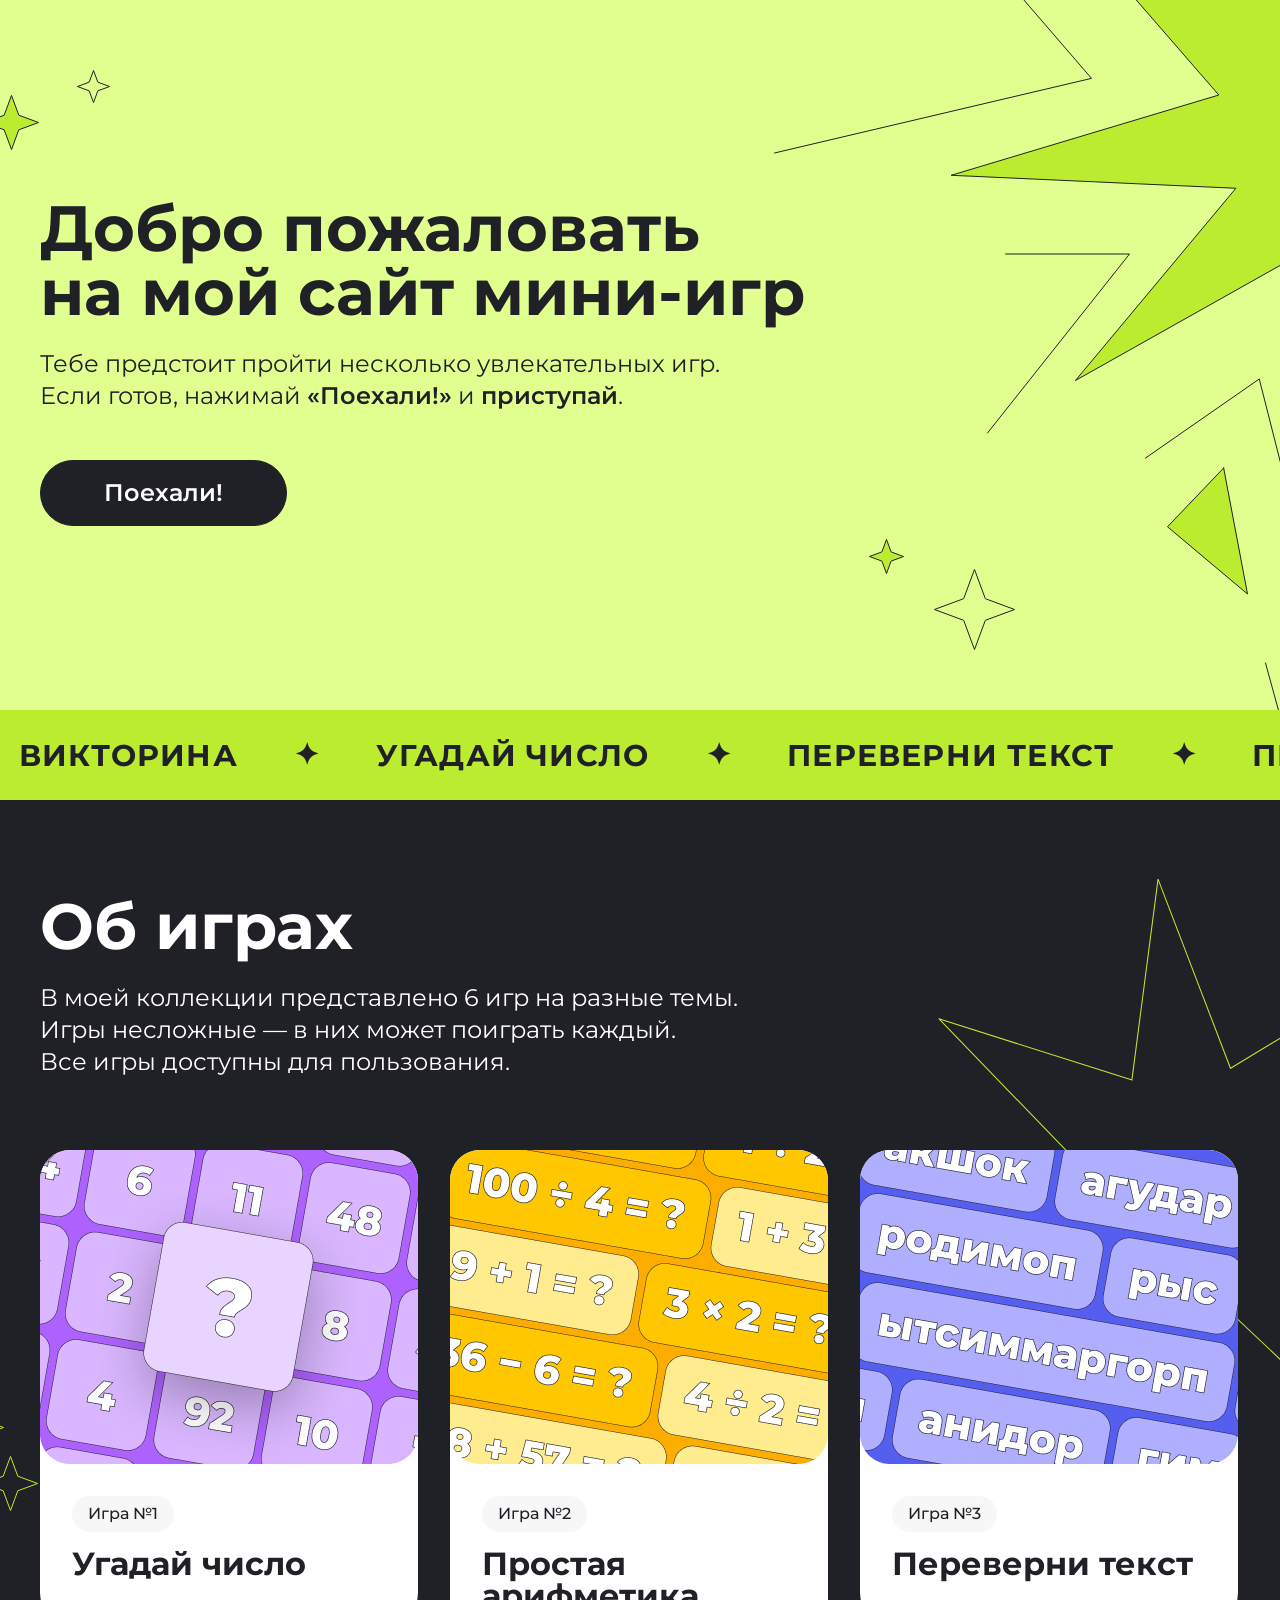
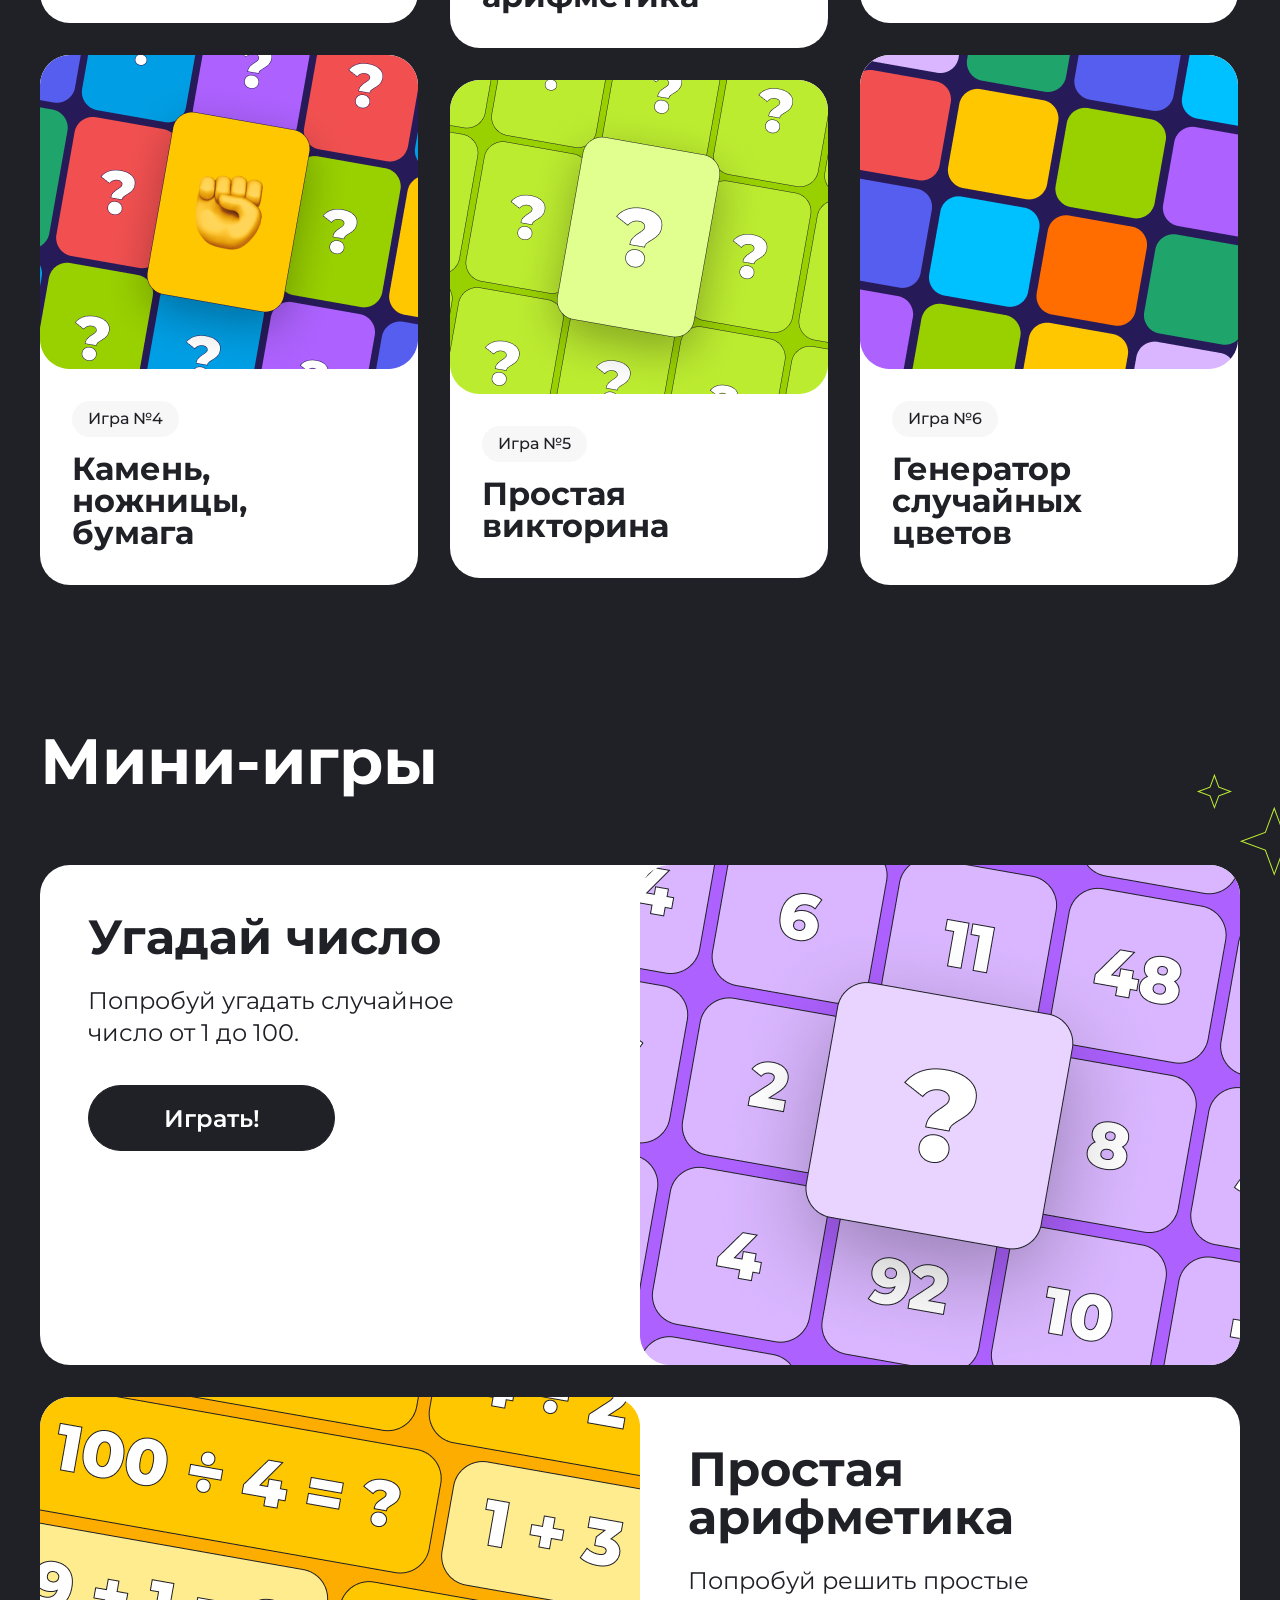
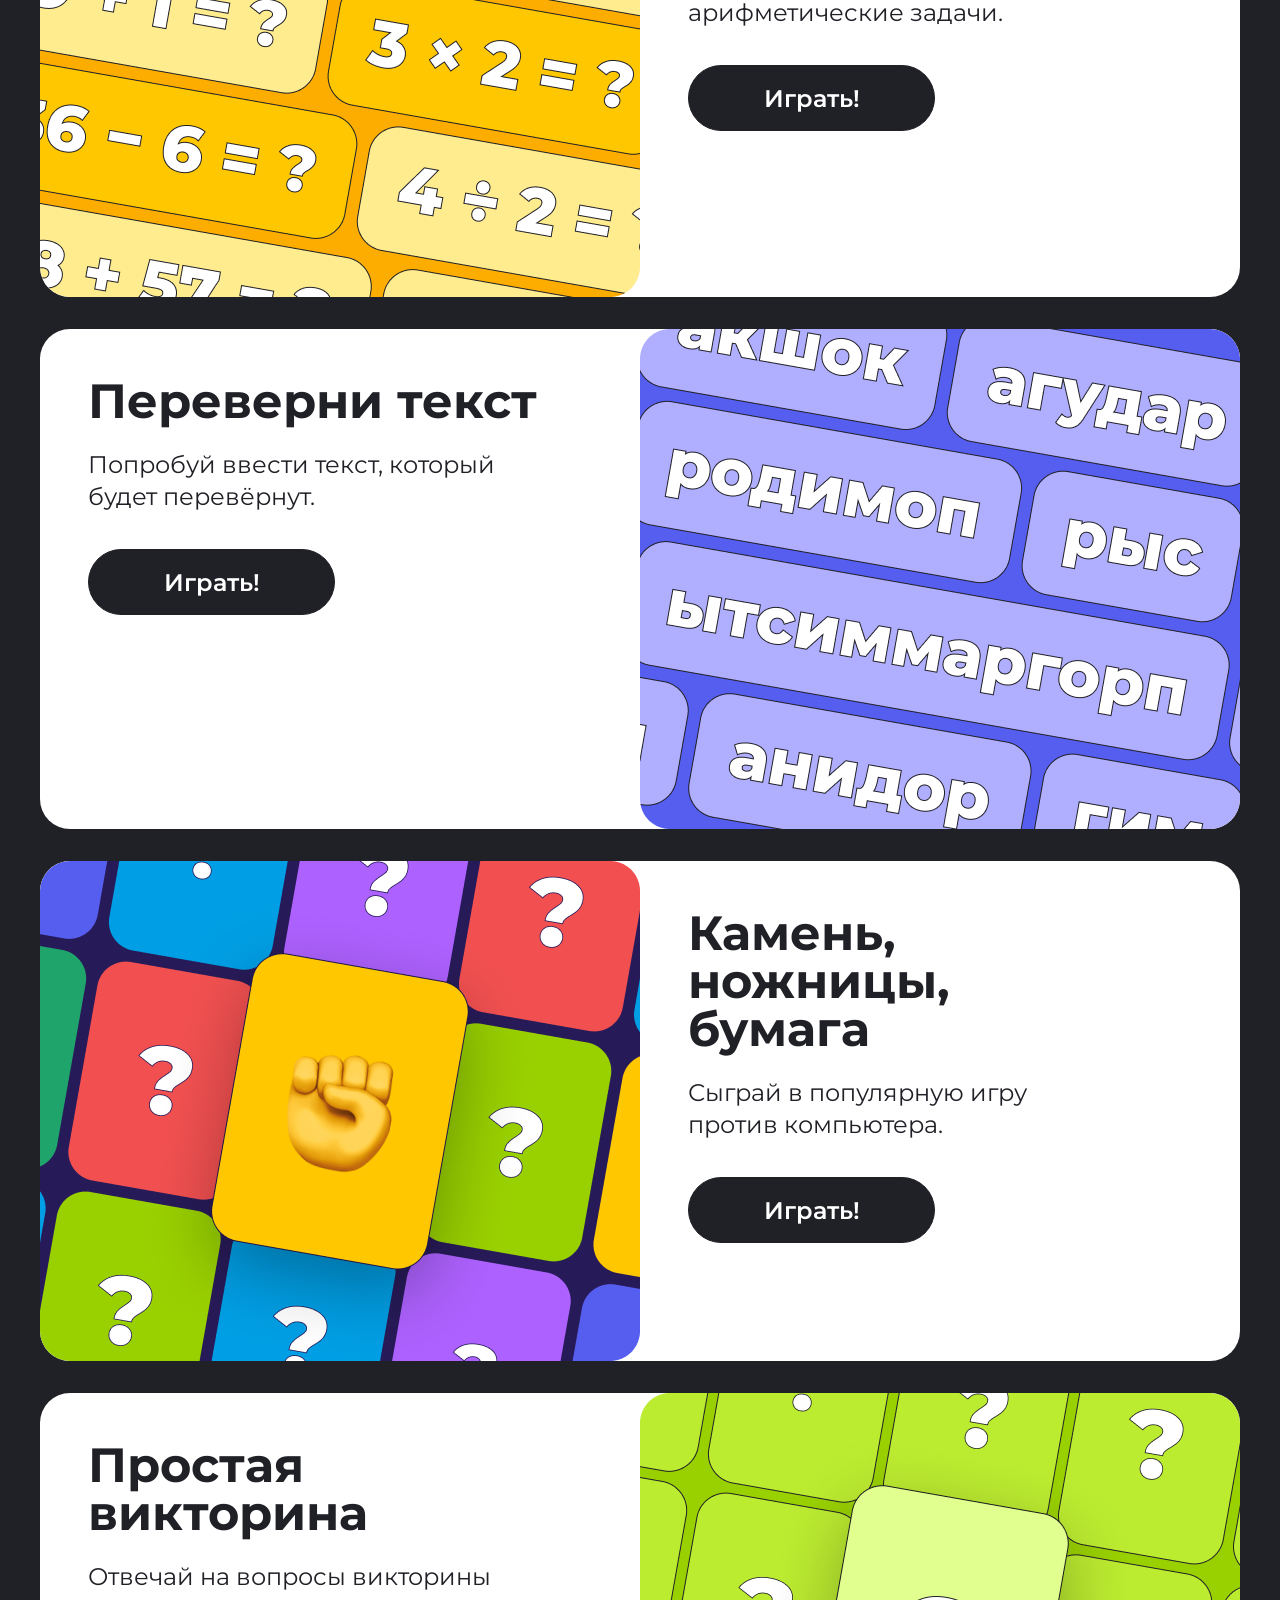
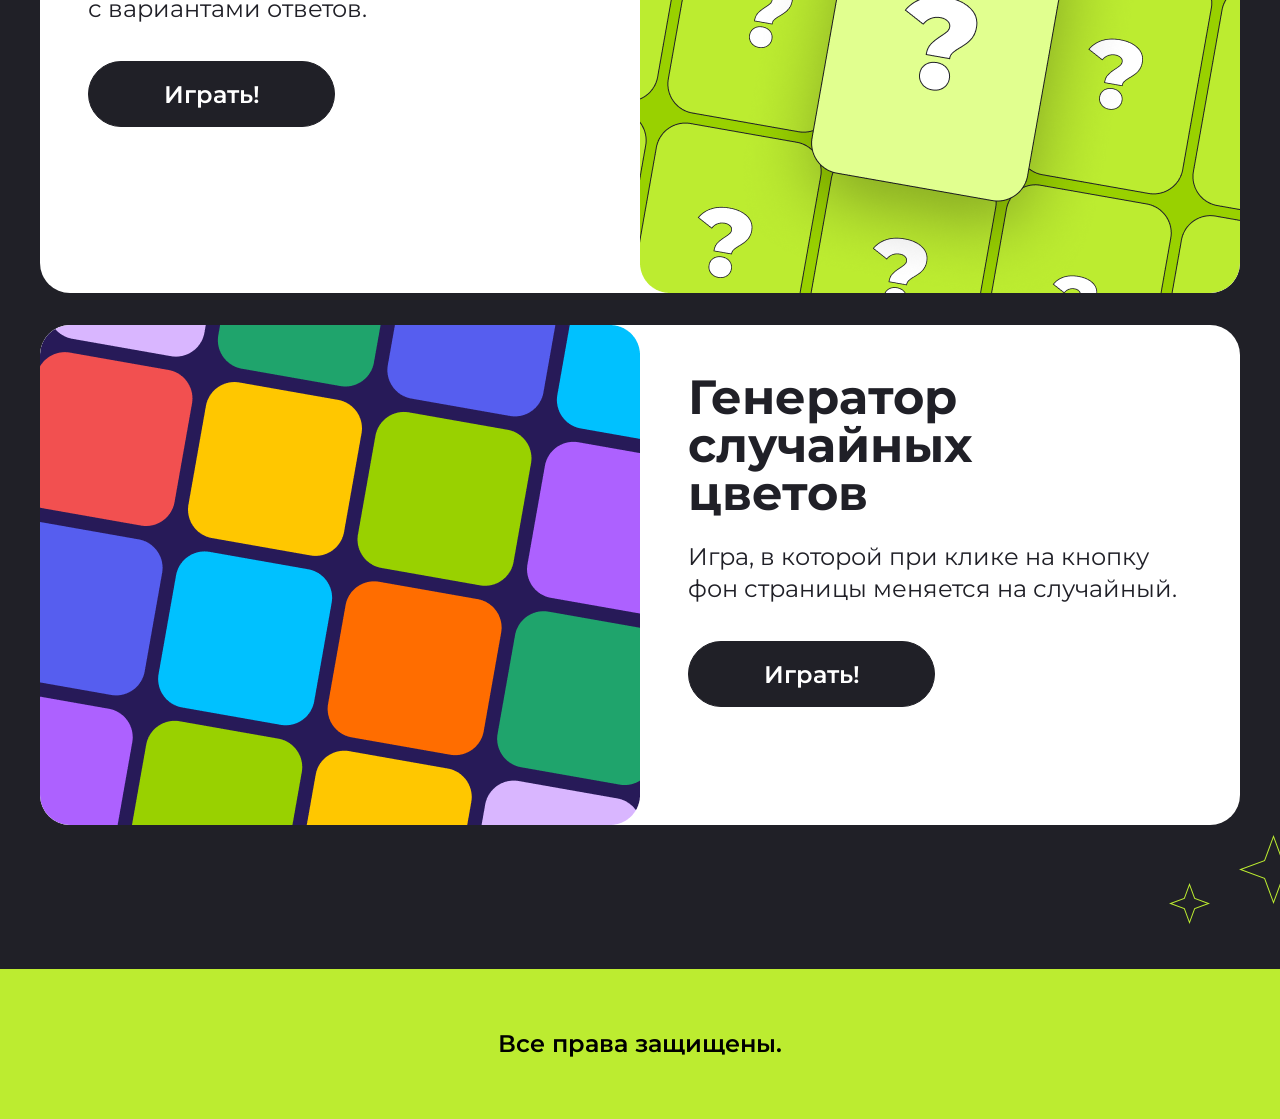
<file: index.html>
<!DOCTYPE html>
<html lang="ru">
<head>
    <meta charset="UTF-8">
    <meta name="viewport" content="width=device-width, initial-scale=1.0">
    <title>Сайт с мини-играми</title>
    <link rel="preconnect" href="https://fonts.googleapis.com">
    <link rel="preconnect" href="https://fonts.gstatic.com" crossorigin>
    <link href="https://fonts.googleapis.com/css2?family=Montserrat:wght@400;600;700&display=swap" rel="stylesheet">
    <link rel="stylesheet" href="style.css">
</head>
<body>
    <main>
        <section class="hero">
            <div class="hero__content container">
                <h1 class="hero__title">Добро пожаловать<br>на мой сайт мини-игр</h1>
                <p class="hero__text">
                    Тебе предстоит пройти несколько увлекательных игр.<br>
                    Если готов, нажимай <strong>«Поехали!»</strong> и <strong>приступай</strong>.
                </p>
                <a class="hero__button" href="#games">Поехали!</a>
            </div>

            <div class="hero__decorations" aria-hidden="true">
                <img class="hero__decor hero__decor--right" src="img/decor-right.svg" alt="">
                <img class="hero__decor hero__decor--right-mobile" src="img/decor-right-mobile.svg" alt="">
                <img class="hero__decor hero__decor--star-1" src="img/star-medium.svg" alt="">
                <img class="hero__decor hero__decor--star-2" src="img/star-outline.svg" alt="">
                <img class="hero__decor hero__decor--star-3" src="img/star-small.svg" alt="">
                <img class="hero__decor hero__decor--star-4" src="img/star-large.svg" alt="">
            </div>

            <div class="ticker" aria-label="Список мини-игр">
                <div class="ticker__content">
                    <span>ВИКТОРИНА</span><span>✦</span>
                    <span>УГАДАЙ ЧИСЛО</span><span>✦</span>
                    <span>ПЕРЕВЕРНИ ТЕКСТ</span><span>✦</span>
                    <span>ПРОСТАЯ АРИФМЕТИКА</span><span>✦</span>
                    <span>КАМЕНЬ, НОЖНИЦЫ, БУМАГА</span><span>✦</span>
                    <span>ГЕНЕРАТОР СЛУЧАЙНЫХ ЦВЕТОВ</span>
                </div>
            </div>
        </section>

                <section class="games" id="games">

                <div class="games__decorations" aria-hidden="true">
                        <img class="games__decor games__decor--star-main" src="img/games-star.svg" alt="">
                        <img class="games__decor games__decor--star-small" src="img/games-star-small.svg" alt="">
                        <img class="games__decor games__decor--star-large" src="img/games-star-large.svg" alt="">
                </div>

            <div class="games__content container">
                <h2 class="games__title">Об играх</h2>
                <p class="games__text">
                    В моей коллекции представлено 6 игр на разные темы.<br>
                    Игры несложные — в них может поиграть каждый.<br>
                    Все игры доступны для пользования.
                </p>

                <div class="games__columns">
                    <div class="games__column">
                        <a class="game-card" href="#guess-number">
                            <img class="game-card__image" src="img/guess-number.png" alt="Игра «Угадай число»">
                            <div class="game-card__info">
                                <span class="game-card__number">Игра №1</span>
                                <h3 class="game-card__title">Угадай число</h3>
                            </div>
                        </a>

                        <a class="game-card" href="#rock-paper-scissors">
                            <img class="game-card__image" src="img/rock-paper-scissors.png" alt="Игра «Камень, ножницы, бумага»">
                            <div class="game-card__info">
                                <span class="game-card__number">Игра №4</span>
                                <h3 class="game-card__title">Камень,<br>ножницы,<br>бумага</h3>
                            </div>
                        </a>
                    </div>

                    <div class="games__column">
                        <a class="game-card" href="#simple-math">
                            <img class="game-card__image" src="img/simple-math.png" alt="Игра «Простая арифметика»">
                            <div class="game-card__info">
                                <span class="game-card__number">Игра №2</span>
                                <h3 class="game-card__title">Простая<br>арифметика</h3>
                            </div>
                        </a>

                        <a class="game-card" href="#simple-quiz">
                            <img class="game-card__image" src="img/simple-quiz.png" alt="Игра «Простая викторина»">
                            <div class="game-card__info">
                                <span class="game-card__number">Игра №5</span>
                                <h3 class="game-card__title">Простая<br>викторина</h3>
                            </div>
                        </a>
                    </div>

                    <div class="games__column">
                        <a class="game-card" href="#flip-text">
                            <img class="game-card__image" src="img/flip-text.png" alt="Игра «Переверни текст»">
                            <div class="game-card__info">
                                <span class="game-card__number">Игра №3</span>
                                <h3 class="game-card__title">Переверни текст</h3>
                            </div>
                        </a>

                        <a class="game-card" href="#random-colors">
                            <img class="game-card__image" src="img/random-colors.png" alt="Игра «Генератор случайных цветов»">
                            <div class="game-card__info">
                                <span class="game-card__number">Игра №6</span>
                                <h3 class="game-card__title">Генератор<br>случайных<br>цветов</h3>
                            </div>
                        </a>
                    </div>
                </div>
            </div>
        </section>

        <section class="mini-games" id="mini-games">
            <div class="mini-games__decorations" aria-hidden="true">
                <img class="mini-games__decor mini-games__decor--top-small" src="img/mini-star-top-small.svg" alt="">
                <img class="mini-games__decor mini-games__decor--top-large" src="img/mini-star-top-large.svg" alt="">
                <img class="mini-games__decor mini-games__decor--bottom-small" src="img/mini-star-bottom-small.svg" alt="">
                <img class="mini-games__decor mini-games__decor--bottom-large" src="img/mini-star-bottom-large.svg" alt="">
            </div>
            <div class="container mini-games__content">
                <h2 class="mini-games__heading">Мини-игры</h2>
                <div class="mini-games__cards">
                <article class="mini-game-card" id="guess-number">
                    <div class="mini-game-card__content">
                        <h3 class="mini-game-card__title">Угадай число</h3>
                        <p class="mini-game-card__description">Попробуй угадать случайное<br>число от 1 до 100.</p>
                        <button class="mini-game-card__button" type="button" onclick="guessNumber()">Играть!</button>
                    </div>
                    <img class="mini-game-card__image" src="img/mini-guess-number.png" alt="Обложка игры «Угадай число»">
                </article>
                <article class="mini-game-card" id="simple-math">
                    <div class="mini-game-card__content">
                        <h3 class="mini-game-card__title">Простая<br>арифметика</h3>
                        <p class="mini-game-card__description">Попробуй решить простые<br>арифметические задачи.</p>
                        <button class="mini-game-card__button" type="button" onclick="simpleMath()">Играть!</button>
                    </div>
                    <img class="mini-game-card__image" src="img/mini-simple-math.png" alt="Обложка игры «Простая арифметика»">
                </article>
                <article class="mini-game-card" id="flip-text">
                    <div class="mini-game-card__content">
                        <h3 class="mini-game-card__title">Переверни текст</h3>
                        <p class="mini-game-card__description">Попробуй ввести текст, который<br>будет перевёрнут.</p>
                        <button class="mini-game-card__button" type="button" onclick="flipText()">Играть!</button>
                    </div>
                    <img class="mini-game-card__image" src="img/mini-flip-text.png" alt="Обложка игры «Переверни текст»">
                </article>
                <article class="mini-game-card" id="rock-paper-scissors">
                    <div class="mini-game-card__content">
                        <h3 class="mini-game-card__title">Камень,<br>ножницы,<br>бумага</h3>
                        <p class="mini-game-card__description">Сыграй в популярную игру<br>против компьютера.</p>
                        <button class="mini-game-card__button" type="button">Играть!</button>
                    </div>
                    <img class="mini-game-card__image" src="img/mini-rock-paper-scissors.png" alt="Обложка игры «Камень, ножницы, бумага»">
                </article>
                <article class="mini-game-card" id="simple-quiz">
                    <div class="mini-game-card__content">
                        <h3 class="mini-game-card__title">Простая<br>викторина</h3>
                        <p class="mini-game-card__description">Отвечай на вопросы викторины<br>с вариантами ответов.</p>
                        <button class="mini-game-card__button" type="button" onclick="rockPaperScissors()">Играть!</button>
                    </div>
                    <img class="mini-game-card__image" src="img/mini-simple-quiz.png" alt="Обложка игры «Простая викторина»">
                </article>
                <article class="mini-game-card" id="random-colors">
                    <div class="mini-game-card__content">
                        <h3 class="mini-game-card__title">Генератор<br>случайных<br>цветов</h3>
                        <p class="mini-game-card__description">Игра, в которой при клике на кнопку<br>фон страницы меняется на случайный.</p>
                        <button class="mini-game-card__button" type="button">Играть!</button>
                    </div>
                    <img class="mini-game-card__image" src="img/mini-random-colors.png" alt="Обложка игры «Генератор случайных цветов»">
                </article>
                </div>
            </div>
        </section>
    </main>

    <footer class="footer">
        <p class="footer__text">Все права защищены.</p>
    </footer>
<script src="games.js"></script>
<script src="rock-paper-scissors.js"></script>

</body>
</html>
</file>
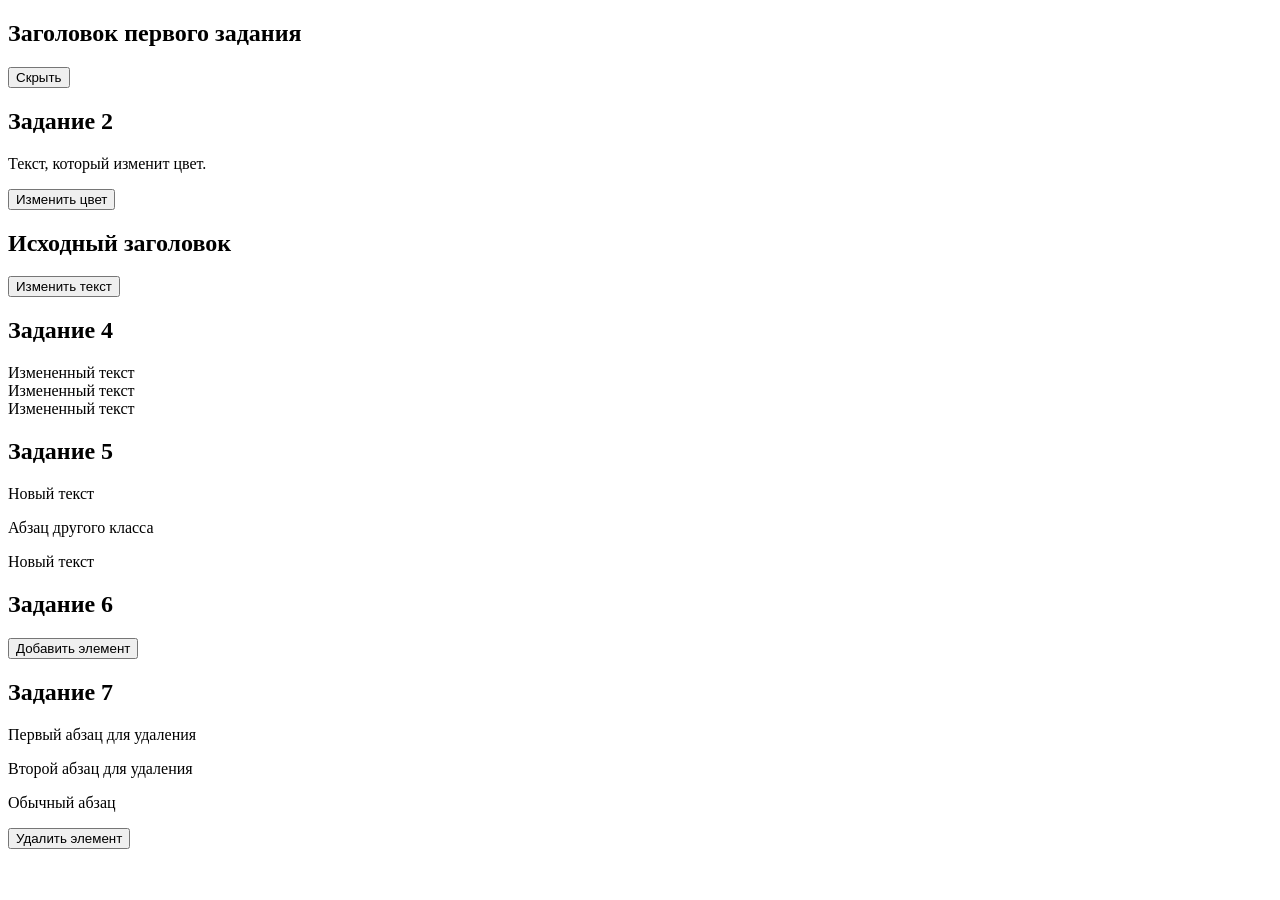
<file: hw-8.html>
<!DOCTYPE html>
<html lang="ru">
<head>
    <meta charset="UTF-8">
    <meta name="viewport" content="width=device-width, initial-scale=1.0">
    <title>Домашнее задание 8 — DOM</title>
</head>
<body>
    <section id="task1">
        <h1>Заголовок первого задания</h1>
        <button type="button">Скрыть</button>
    </section>

    <section id="task2">
        <h2>Задание 2</h2>
        <p>Текст, который изменит цвет.</p>
        <button type="button">Изменить цвет</button>
    </section>

    <section id="task3">
        <h1>Исходный заголовок</h1>
        <button type="button">Изменить текст</button>
    </section>

    <section id="task4">
        <h2>Задание 4</h2>
        <div class="description">Первый элемент</div>
        <div class="description">Второй элемент</div>
        <div class="description">Третий элемент</div>
    </section>

    <section id="task5">
        <h2>Задание 5</h2>
        <p class="description">Первый абзац</p>
        <p class="other">Абзац другого класса</p>
        <p class="description">Второй абзац</p>
    </section>

    <section id="task6">
        <h2>Задание 6</h2>
        <button type="button">Добавить элемент</button>
    </section>

    <section id="task7">
        <h2>Задание 7</h2>
        <p class="description">Первый абзац для удаления</p>
        <p class="description">Второй абзац для удаления</p>
        <p class="other">Обычный абзац</p>
        <button type="button">Удалить элемент</button>
    </section>

    <script src="hw-8.js"></script>
</body>
</html>
</file>
<file: style.css>
* {
    margin: 0;
    padding: 0;
    box-sizing: border-box;
}

html {
    scroll-behavior: smooth;
}

body {
    font-family: "Montserrat", sans-serif;
    color: #202027;
}

a {
    color: inherit;
    text-decoration: none;
}

.container {
    width: 1200px;
    margin: 0 auto;
}

.hero {
    position: relative;
    height: 800px;
    overflow: hidden;
    background-color: #E1FF8F;
}

.hero__content {
    position: relative;
    z-index: 2;
    padding-top: 196px;
}

.hero__title {
    max-width: 770px;
    font-size: 64px;
    font-weight: 700;
    line-height: 100%;
}

.hero__text {
    max-width: 720px;
    margin-top: 24px;
    font-size: 24px;
    font-weight: 400;
    line-height: 32px;
}

.hero__text strong {
    font-weight: 600;
}

.hero__button {
    display: flex;
    align-items: center;
    justify-content: center;
    width: 247px;
    height: 66px;
    margin-top: 48px;
    border: 1px solid #202027;
    border-radius: 60px;
    background-color: #202027;
    color: #FFFFFF;
    font-size: 24px;
    font-weight: 600;
    line-height: 34px;
    transition: background-color 0.3s ease, color 0.3s ease;
}

.hero__button:hover {
    background-color: #FFFFFF;
    color: #202027;
}

.hero__decorations {
    position: absolute;
    z-index: 1;
    top: 0;
    left: 50%;
    width: 1440px;
    height: 800px;
    transform: translateX(-50%);
    pointer-events: none;
}

.hero__decor {
    position: absolute;
}

.hero__decor--right {
    top: 0;
    left: 854px;
    width: 587px;
    height: 798px;
}

.hero__decor--star-1 {
    top: 94px;
    left: 63px;
    width: 57px;
    height: 57px;
}

.hero__decor--star-2 {
    top: 69px;
    left: 156px;
    width: 35px;
    height: 35px;
}

.hero__decor--star-3 {
    top: 538px;
    left: 948px;
    width: 37px;
    height: 37px;
}

.hero__decor--star-4 {
    top: 568px;
    left: 1013px;
    width: 83px;
    height: 83px;
}

.ticker {
    position: absolute;
    z-index: 3;
    left: 0;
    bottom: 0;
    width: 100%;
    height: 90px;
    overflow: hidden;
    background-color: #BCEC30;
}

.ticker__content {
    position: absolute;
    top: 0;
    left: -30px;
    width: max-content;
    height: 90px;
    box-sizing: border-box;
    display: flex;
    align-items: center;
    gap: 51px;
    padding: 27px 49px;
    white-space: nowrap;
    font-family: "Montserrat", sans-serif;
    font-size: 30px;
    font-weight: 700;
    line-height: 110%;
    letter-spacing: 0.04em;
    text-transform: uppercase;
    color: #202027;
}

.ticker__content span:nth-child(even) {
    display: inline-flex;
    width: 36px;
    height: 36px;
    flex: 0 0 36px;
    align-items: center;
    justify-content: center;
    font-size: 30px;
    line-height: 36px;
    letter-spacing: 0;
}


.games {
    position: relative;
    overflow: hidden;
    background-color: #202027;
    color: #FFFFFF;
    padding: 94px 0 96px;
}

.games__content {
    position: relative;
    z-index: 1;
}

.games__decorations {
    position: absolute;
    z-index: 0;
    top: 0;
    left: 50%;
    width: 1440px;
    height: 100%;
    transform: translateX(-50%);
    pointer-events: none;
}

.games__decor {
    position: absolute;
}

.games__decor--star-main {
    top: 77px;
    left: 933px;
    width: 585px;
    height: 585px;
}

.games__decor--star-small {
    top: 610px;
    left: 50px;
    width: 35px;
    height: 35px;
}

.games__decor--star-large {
    top: 655px;
    left: 62px;
    width: 57px;
    height: 57px;
}

.games__title {
    font-size: 64px;
    font-weight: 700;
    line-height: 100%;
}

.games__text {
    width: 788px;
    margin-top: 24px;
    font-size: 24px;
    font-weight: 400;
    line-height: 32px;
}

.games__columns {
    display: flex;
    align-items: flex-start;
    gap: 32px;
    margin-top: 72px;
}

.games__column {
    display: flex;
    width: 378px;
    flex-direction: column;
    gap: 32px;
}

.game-card {
    display: block;
    width: 378px;
    overflow: hidden;
    border-radius: 30px;
    background-color: #FFFFFF;
    color: #202027;
    position: relative;
    z-index: 0;
    transition: transform 0.3s ease;
}

.game-card:hover {
    z-index: 2;
    transform: scale(1.05);
}

.game-card__image {
    display: block;
    width: 378px;
    height: 314px;
    object-fit: cover;
}

.game-card__info {
    min-height: 159px;
    padding: 32px 32px 36px;
}

.game-card__number {
    display: inline-flex;
    align-items: center;
    min-height: 36px;
    padding: 8px 16px;
    border-radius: 52px;
    background-color: #F7F7F7;
    font-size: 16px;
    font-weight: 500;
    line-height: 110%;
}

.game-card__title {
    margin-top: 16px;
    font-size: 32px;
    font-weight: 700;
    line-height: 100%;
}

.mini-games {
    position: relative;
    overflow: hidden;
    padding: 48px 0 144px;
    background-color: #202027;
    color: #FFFFFF;
}

.mini-games__content {
    position: relative;
    z-index: 1;
}

.mini-games__heading {
    font-size: 64px;
    font-weight: 700;
    line-height: 100%;
}

.mini-games__cards {
    display: flex;
    flex-direction: column;
    gap: 32px;
    margin-top: 72px;
}

.mini-game-card {
    display: flex;
    width: 1200px;
    height: 500px;
    overflow: hidden;
    border-radius: 30px;
    background-color: #FFFFFF;
    color: #202027;
}

.mini-game-card:nth-child(even) {
    flex-direction: row-reverse;
}

.mini-game-card__content {
    width: 600px;
    padding: 48px;
}

.mini-game-card__title {
    font-size: 48px;
    font-weight: 700;
    line-height: 100%;
}

.mini-game-card__description {
    margin-top: 24px;
    font-size: 24px;
    line-height: 32px;
}

.mini-game-card__button {
    display: flex;
    align-items: center;
    justify-content: center;
    width: 247px;
    height: 66px;
    margin-top: 36px;
    border: 1px solid #202027;
    border-radius: 60px;
    background-color: #202027;
    color: #FFFFFF;
    font-family: "Montserrat", sans-serif;
    font-size: 24px;
    font-weight: 600;
    cursor: pointer;
    transition: background-color 0.3s, color 0.3s;
}

.mini-game-card__button:hover {
    background-color: #FFFFFF;
    color: #202027;
}

.mini-game-card__image {
    display: block;
    width: 600px;
    height: 500px;
    object-fit: cover;
}

.mini-games__decorations {
    position: absolute;
    top: 0;
    left: 50%;
    width: 1440px;
    height: 100%;
    transform: translateX(-50%);
    pointer-events: none;
}

.mini-games__decor {
    position: absolute;
}

.mini-games__decor--top-small {
    top: 93px;
    left: 1277px;
    width: 35px;
    height: 35px;
    transform: rotate(-7.08deg);
}

.mini-games__decor--top-large {
    top: 126px;
    left: 1320px;
    width: 69px;
    height: 69px;
    transform: rotate(-5.45deg);
}

.mini-games__decor--bottom-small {
    left: 1249px;
    bottom: 45px;
    width: 41px;
    height: 41px;
}

.mini-games__decor--bottom-large {
    left: 1319px;
    bottom: 65px;
    width: 69px;
    height: 69px;
}


.footer {
    display: flex;
    align-items: center;
    justify-content: center;
    height: 150px;
    background-color: #BCEC30;
}

.footer__text {
    color: #000000;
    font-size: 24px;
    font-weight: 600;
    line-height: 100%;
}

.hero__decor--right-mobile {
    display: none;
}

@media (max-width: 767px) {
    .container {
        width: auto;
        margin-inline: 16px;
    }

    .hero {
        height: 700px;
    }

    .hero__content {
        padding-top: 145px;
        text-align: center;
    }

    .hero__title {
        max-width: 100%;
        font-size: 40px;
        line-height: 1;
    }

    .hero__text {
        max-width: 100%;
        margin-top: 24px;
        font-size: 16px;
        line-height: 20px;
    }

    .hero__text br {
        display: none;
    }

    .hero__button {
        width: 285px;
        max-width: 100%;
        height: 55px;
        margin: 36px auto 0;
        font-size: 16px;
        line-height: 23px;
    }

    .hero__button:hover {
        background-color: #202027;
        color: #FFFFFF;
    }

    .hero__decorations {
        left: 0;
        width: 100%;
        height: 100%;
        transform: none;
    }

   .hero__decor--right {
    display: none;
    }

    .hero__decor--right-mobile {
    display: block;
    top: 0;
    right: 0;
    width: 375px;
    height: 200px;
    }

    .hero__decor--star-1 {
        top: 95px;
        left: 35px;
        width: 24px;
        height: 24px;
    }

    .hero__decor--star-2 {
        top: 70px;
        left: 100px;
        width: 15px;
        height: 15px;
    }

    .hero__decor--star-3 {
        top: 540px;
        right: 84px;
        left: auto;
        width: 15px;
        height: 15px;
    }

    .hero__decor--star-4 {
        top: 564px;
        right: 34px;
        left: auto;
        width: 35px;
        height: 35px;
    }

    .ticker,
    .ticker__content {
        height: 50px;
    }

    .ticker__content {
        left: 0;
        padding: 0 16px;
        gap: 27.4px;
        font-size: 16px;
        line-height: 20px;
        letter-spacing: 0;
    }

    .ticker__content span:nth-child(even) {
        width: 20px;
        height: 20px;
        flex-basis: 20px;
        font-size: 20px;
        line-height: 20px;
    }

    .games {
    display: none;
    }

     .mini-games {
        padding: 48px 0 10px;
    }

    .mini-games__heading {
        font-size: 40px;
        line-height: 100%;
    }

    .mini-games__cards {
        gap: 24px;
        margin-top: 48px;
    }

    .mini-game-card,
    .mini-game-card:nth-child(even) {
        width: 100%;
        height: auto;
        flex-direction: column-reverse;
    }

    .mini-game-card__image {
        width: 100%;
        height: auto;
        aspect-ratio: 600 / 500;
        object-fit: cover;
    }

    .mini-game-card__content {
        width: 100%;
        padding: 29px 29px 32px;
    }

    .mini-game-card__title {
        font-size: 32px;
        line-height: 40px;
    }

    .mini-game-card__description {
        margin-top: 16px;
        font-size: 16px;
        line-height: 20px;
    }

    .mini-game-card__button {
        width: 100%;
        height: 55px;
        margin-top: 32px;
        font-size: 16px;
        line-height: 23px;
    }

    .mini-game-card__button:hover {
        background-color: #202027;
        color: #FFFFFF;
    }

    .mini-games__decorations {
        display: none;
    }

    .footer {
        height: 100px;
    }

    .footer__text {
        font-size: 16px;
        line-height: 100%;
    }
}
</file>
